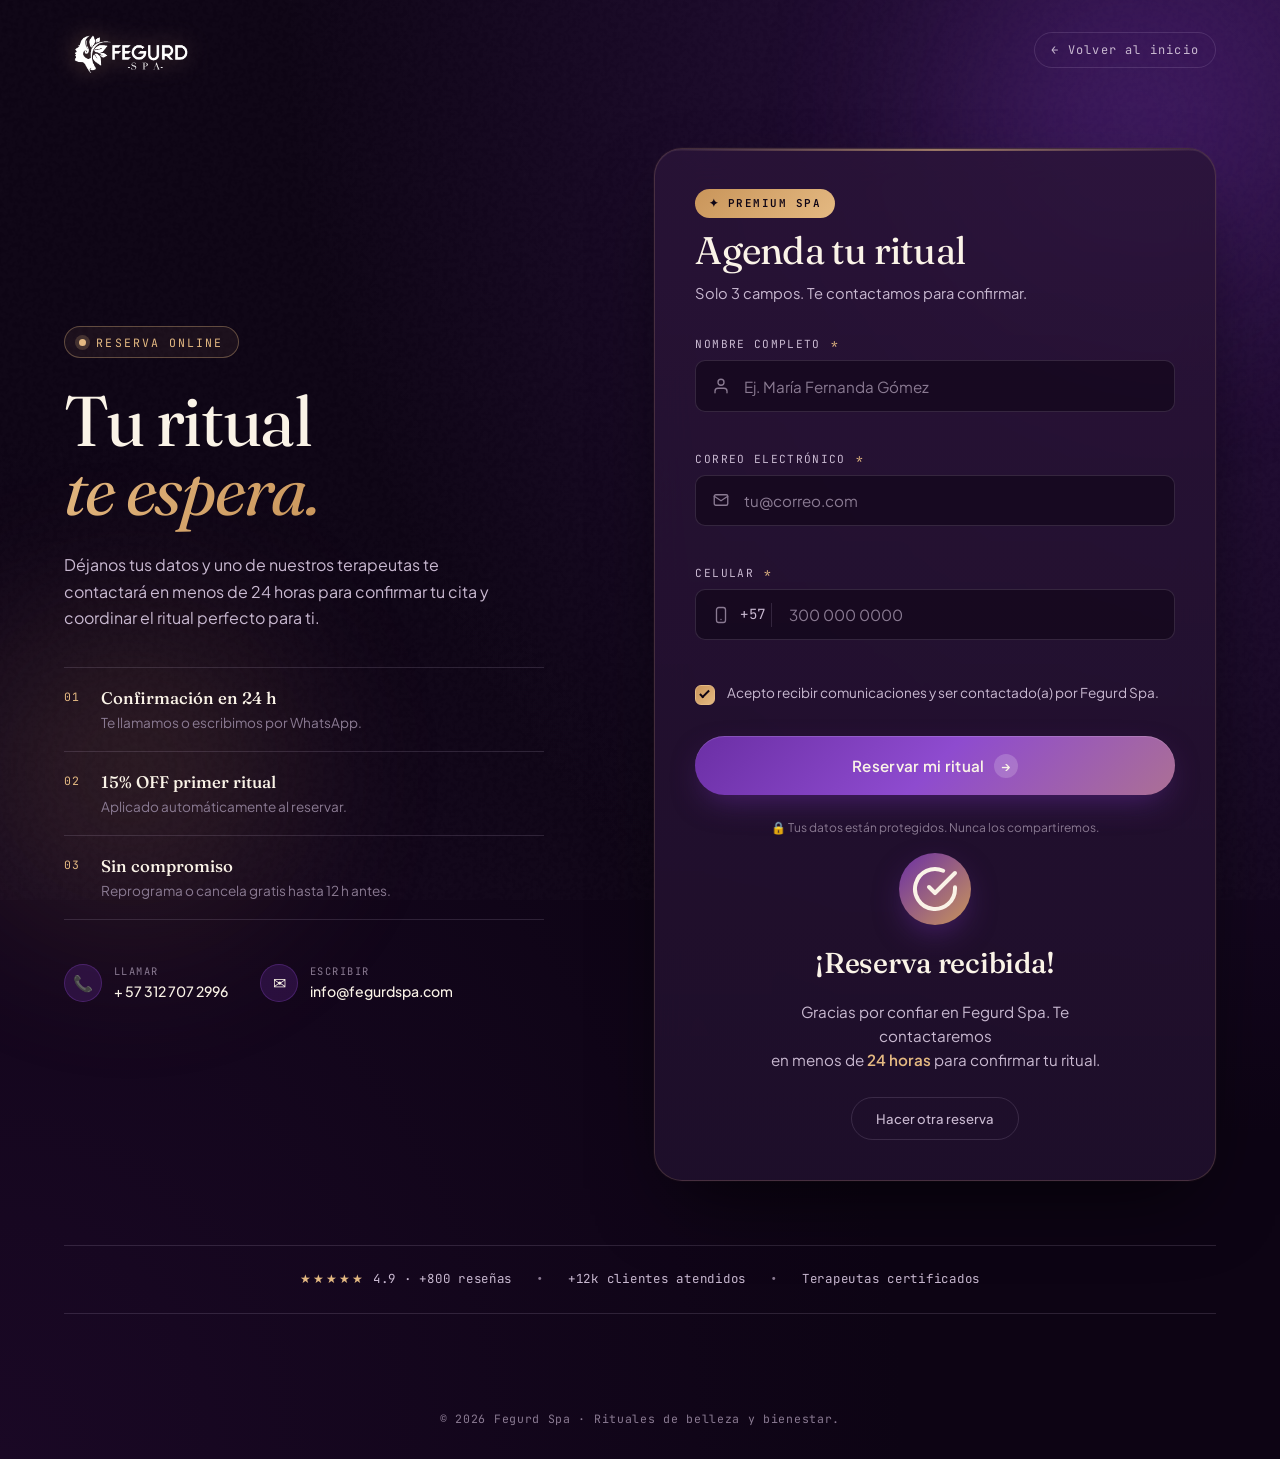
<file: project/reserva.html>
<!DOCTYPE html>
<html lang="es">
<head>
  <meta charset="UTF-8" />
  <meta name="viewport" content="width=device-width, initial-scale=1.0" />
  <title>Reserva tu Ritual — Fegurd Spa</title>
  <meta name="description" content="Reserva tu ritual de belleza y bienestar en Fegurd Spa. Déjanos tus datos y te contactamos." />
  <link
    href="https://fonts.googleapis.com/css2?family=Fraunces:ital,opsz,wght@0,9..144,400;0,9..144,500;0,9..144,600;1,9..144,400&family=Plus+Jakarta+Sans:wght@300;400;500;600;700&family=JetBrains+Mono:wght@400;500&display=swap"
    rel="stylesheet"
  />
  <link rel="stylesheet" href="reserva.css" />
</head>
<body>

  <!-- Fondos decorativos -->
  <div class="bg-orb bg-orb--1" aria-hidden="true"></div>
  <div class="bg-orb bg-orb--2" aria-hidden="true"></div>
  <div class="bg-grain" aria-hidden="true"></div>

  <!-- Header mínimo -->
  <header class="r-header">
    <a href="index.html" class="r-logo">
      <img src="assets/img/logo.png" alt="Fegurd Spa" />
    </a>
    <a href="index.html" class="r-back">← Volver al inicio</a>
  </header>

  <main class="r-main">

    <div class="r-grid">

      <!-- Columna izquierda: contenido / beneficios -->
      <aside class="r-side">
        <p class="r-eyebrow">
          <span class="dot"></span>
          RESERVA ONLINE
        </p>

        <h1 class="r-headline">
          Tu ritual<br/>
          <em>te espera.</em>
        </h1>

        <p class="r-lead">
          Déjanos tus datos y uno de nuestros terapeutas te contactará en menos
          de 24 horas para confirmar tu cita y coordinar el ritual perfecto
          para ti.
        </p>

        <ul class="r-perks">
          <li>
            <span class="perk-num">01</span>
            <div>
              <div class="perk-t">Confirmación en 24 h</div>
              <div class="perk-s">Te llamamos o escribimos por WhatsApp.</div>
            </div>
          </li>
          <li>
            <span class="perk-num">02</span>
            <div>
              <div class="perk-t">15% OFF primer ritual</div>
              <div class="perk-s">Aplicado automáticamente al reservar.</div>
            </div>
          </li>
          <li>
            <span class="perk-num">03</span>
            <div>
              <div class="perk-t">Sin compromiso</div>
              <div class="perk-s">Reprograma o cancela gratis hasta 12 h antes.</div>
            </div>
          </li>
        </ul>

        <div class="r-contact">
          <div class="rc-item">
            <span>📞</span>
            <div>
              <div class="rc-t">Llamar</div>
              <div class="rc-s">+ 57 312 707 2996</div>
            </div>
          </div>
          <div class="rc-item">
            <span>✉</span>
            <div>
              <div class="rc-t">Escribir</div>
              <div class="rc-s">info@fegurdspa.com</div>
            </div>
          </div>
        </div>
      </aside>

      <!-- Columna derecha: tarjeta del formulario -->
      <section class="r-card">

        <div class="r-card-top">
          <div class="badge-premium">
            <span class="bp-star">✦</span>
            PREMIUM SPA
          </div>
          <h2 class="r-card-title">Agenda tu ritual</h2>
          <p class="r-card-sub">
            Solo 3 campos. Te contactamos para confirmar.
          </p>
        </div>

        <form class="r-form" id="reservaForm" novalidate>

          <!-- NOMBRE -->
          <label class="field">
            <span class="field-label">Nombre completo <i>*</i></span>
            <span class="field-wrap">
              <span class="field-icon" aria-hidden="true">
                <svg width="18" height="18" viewBox="0 0 24 24" fill="none" stroke="currentColor" stroke-width="1.8" stroke-linecap="round" stroke-linejoin="round"><path d="M20 21v-2a4 4 0 0 0-4-4H8a4 4 0 0 0-4 4v2"/><circle cx="12" cy="7" r="4"/></svg>
              </span>
              <input
                type="text"
                id="nombre"
                name="nombre"
                placeholder="Ej. María Fernanda Gómez"
                autocomplete="name"
                required
                minlength="2"
              />
            </span>
            <span class="field-err" data-err-for="nombre"></span>
          </label>

          <!-- CORREO -->
          <label class="field">
            <span class="field-label">Correo electrónico <i>*</i></span>
            <span class="field-wrap">
              <span class="field-icon" aria-hidden="true">
                <svg width="18" height="18" viewBox="0 0 24 24" fill="none" stroke="currentColor" stroke-width="1.8" stroke-linecap="round" stroke-linejoin="round"><rect x="3" y="5" width="18" height="14" rx="2"/><path d="m3 7 9 6 9-6"/></svg>
              </span>
              <input
                type="email"
                id="correo"
                name="correo"
                placeholder="tu@correo.com"
                autocomplete="email"
                required
              />
            </span>
            <span class="field-err" data-err-for="correo"></span>
          </label>

          <!-- CELULAR -->
          <label class="field">
            <span class="field-label">Celular <i>*</i></span>
            <span class="field-wrap">
              <span class="field-icon" aria-hidden="true">
                <svg width="18" height="18" viewBox="0 0 24 24" fill="none" stroke="currentColor" stroke-width="1.8" stroke-linecap="round" stroke-linejoin="round"><rect x="6" y="2" width="12" height="20" rx="3"/><line x1="12" y1="18" x2="12" y2="18"/></svg>
              </span>
              <span class="field-prefix">+57</span>
              <input
                type="tel"
                id="celular"
                name="celular"
                placeholder="300 000 0000"
                autocomplete="tel"
                inputmode="numeric"
                required
                pattern="[0-9\s]{7,15}"
              />
            </span>
            <span class="field-err" data-err-for="celular"></span>
          </label>

          <!-- Checkbox -->
          <label class="check">
            <input type="checkbox" id="consent" required checked />
            <span class="check-box"></span>
            <span class="check-label">
              Acepto recibir comunicaciones y ser contactado(a) por Fegurd Spa.
            </span>
          </label>

          <!-- Botón -->
          <button type="submit" class="submit-btn" id="submitBtn">
            <span class="sb-label">Reservar mi ritual</span>
            <span class="sb-arrow">→</span>
            <span class="sb-loader" aria-hidden="true"></span>
          </button>

          <p class="r-legal">
            🔒 Tus datos están protegidos. Nunca los compartiremos.
          </p>
        </form>

        <!-- Success state -->
        <div class="r-success" id="successBox" hidden>
          <div class="success-icon">
            <svg width="48" height="48" viewBox="0 0 24 24" fill="none" stroke="currentColor" stroke-width="2" stroke-linecap="round" stroke-linejoin="round">
              <path d="M22 11.08V12a10 10 0 1 1-5.93-9.14"/>
              <polyline points="22 4 12 14.01 9 11.01"/>
            </svg>
          </div>
          <h3>¡Reserva recibida!</h3>
          <p>
            Gracias por confiar en Fegurd Spa. Te contactaremos<br/>
            en menos de <strong>24 horas</strong> para confirmar tu ritual.
          </p>
          <button class="ghost-btn" id="resetBtn">Hacer otra reserva</button>
        </div>

      </section>

    </div>

    <!-- Mini-testimonials strip -->
    <div class="r-trust">
      <div class="trust-item">
        <span class="stars">★★★★★</span>
        <span>4.9 · +800 reseñas</span>
      </div>
      <div class="trust-sep">•</div>
      <div class="trust-item">+12k clientes atendidos</div>
      <div class="trust-sep">•</div>
      <div class="trust-item">Terapeutas certificados</div>
    </div>

  </main>

  <footer class="r-footer">
    <p>© 2026 Fegurd Spa · Rituales de belleza y bienestar.</p>
  </footer>

  <!-- ══════════════════════════════════════════════════
       CONFIG — EDITA ESTOS VALORES ANTES DE SUBIR A HOSTINGER
  ══════════════════════════════════════════════════ -->
  <script>
    /**
     * Configuración de Supabase.
     * - SUPABASE_URL:      URL de tu proyecto (Settings → API → Project URL)
     * - SUPABASE_ANON_KEY: "anon public" key (Settings → API → Project API keys)
     * - TABLE_NAME:        tabla destino en Supabase (ver SQL abajo)
     */
    window.FEGURD_CONFIG = {
      SUPABASE_URL:      'https://TU-PROYECTO.supabase.co',
      SUPABASE_ANON_KEY: 'TU_ANON_PUBLIC_KEY',
      TABLE_NAME:        'reservas',

      /**
       * Notificación por correo (opcional pero recomendado).
       * Usamos un Edge Function de Supabase llamado 'notify-reserva' que
       * envía el email con Resend / SendGrid. Si no lo configuras, los
       * datos igual se guardan en la tabla.
       */
      EDGE_FUNCTION_NAME: 'notify-reserva'
    };
  </script>

  <script src="reserva.js"></script>
</body>
</html>
</file>
<file: project/reserva.css>
/* ══════════════════════════════════════════════════
   TOKENS — Morado + Dorado premium spa
══════════════════════════════════════════════════ */
:root {
  --bg:        #15081c;
  --bg-deep:   #0d0414;
  --surface:   #1f0f2b;
  --surface-2: #2a1438;

  --purple:        #6b2fa5;
  --purple-hi:     #8e4bcf;
  --purple-soft:   #4a1a75;
  --lilac:         #e5d4f5;

  --gold:     #c9955a;
  --gold-hi:  #e4b982;
  --gold-lo:  #8e6334;

  --ink:      #faf3e7;
  --ink-mute: #c9b9d1;
  --ink-dim:  #8a7a92;

  --line:     rgba(233, 212, 245, 0.14);
  --line-2:   rgba(233, 212, 245, 0.08);

  --ok:       #6cc38a;
  --err:      #e77d7d;

  --radius-lg: 28px;
  --radius-md: 16px;
  --radius-sm: 10px;

  --ease: cubic-bezier(.22, 1, .36, 1);
}

/* ══════════════════════════════════════════════════
   BASE
══════════════════════════════════════════════════ */
*, *::before, *::after { box-sizing: border-box; margin: 0; padding: 0; }

html { scroll-behavior: smooth; }

body {
  font-family: 'Plus Jakarta Sans', sans-serif;
  background: var(--bg);
  color: var(--ink);
  min-height: 100vh;
  overflow-x: hidden;
  -webkit-font-smoothing: antialiased;
  line-height: 1.5;
  position: relative;
  background:
    radial-gradient(ellipse at top right, #2a0f42 0%, transparent 55%),
    radial-gradient(ellipse at bottom left, #1a0825 0%, transparent 50%),
    var(--bg-deep);
}

img { display: block; max-width: 100%; }

/* Fondos decorativos */
.bg-orb {
  position: fixed;
  border-radius: 50%;
  filter: blur(80px);
  pointer-events: none;
  z-index: 0;
}
.bg-orb--1 {
  width: 600px; height: 600px;
  top: -180px; right: -150px;
  background: radial-gradient(circle, var(--purple) 0%, transparent 65%);
  opacity: 0.45;
  animation: orb-float-a 18s ease-in-out infinite;
}
.bg-orb--2 {
  width: 500px; height: 500px;
  bottom: -120px; left: -120px;
  background: radial-gradient(circle, var(--gold) 0%, transparent 65%);
  opacity: 0.22;
  animation: orb-float-b 22s ease-in-out infinite;
}
@keyframes orb-float-a {
  0%,100% { transform: translate(0,0); }
  50%     { transform: translate(-40px, 30px); }
}
@keyframes orb-float-b {
  0%,100% { transform: translate(0,0); }
  50%     { transform: translate(40px, -30px); }
}
.bg-grain {
  position: fixed;
  inset: 0;
  z-index: 0;
  pointer-events: none;
  background-image: url("data:image/svg+xml,%3Csvg viewBox='0 0 200 200' xmlns='http://www.w3.org/2000/svg'%3E%3Cfilter id='n'%3E%3CfeTurbulence type='fractalNoise' baseFrequency='0.9' numOctaves='2'/%3E%3CfeColorMatrix values='0 0 0 0 1 0 0 0 0 1 0 0 0 0 1 0 0 0 0.05 0'/%3E%3C/filter%3E%3Crect width='100%25' height='100%25' filter='url(%23n)'/%3E%3C/svg%3E");
  opacity: 0.5;
}

/* ══════════════════════════════════════════════════
   HEADER
══════════════════════════════════════════════════ */
.r-header {
  position: relative;
  z-index: 10;
  padding: 1.5rem 5%;
  display: flex;
  justify-content: space-between;
  align-items: center;
}
.r-logo img {
  height: 52px;
  width: auto;
  filter: brightness(0) invert(1) drop-shadow(0 0 12px rgba(228,185,130,0.35));
}
.r-back {
  font-family: 'JetBrains Mono', monospace;
  font-size: 0.75rem;
  letter-spacing: 0.1em;
  color: var(--ink-mute);
  text-decoration: none;
  padding: 0.5rem 1rem;
  border-radius: 999px;
  border: 1px solid var(--line);
  transition: color .2s, border-color .2s, background .2s;
}
.r-back:hover {
  color: var(--gold-hi);
  border-color: var(--gold-hi);
  background: rgba(228, 185, 130, 0.08);
}

/* ══════════════════════════════════════════════════
   MAIN LAYOUT
══════════════════════════════════════════════════ */
.r-main {
  position: relative;
  z-index: 2;
  max-width: 1300px;
  margin: 0 auto;
  padding: 3rem 5% 4rem;
}

.r-grid {
  display: grid;
  grid-template-columns: 1fr 1.1fr;
  gap: 5rem;
  align-items: center;
}

/* ══════════════════════════════════════════════════
   SIDE (copy)
══════════════════════════════════════════════════ */
.r-side {
  display: flex;
  flex-direction: column;
  gap: 1.75rem;
}

.r-eyebrow {
  display: inline-flex;
  align-items: center;
  gap: 10px;
  font-family: 'JetBrains Mono', monospace;
  font-size: 0.72rem;
  letter-spacing: 0.18em;
  color: var(--gold-hi);
  width: fit-content;
  padding: 0.4rem 0.9rem;
  border: 1px solid rgba(228, 185, 130, 0.35);
  border-radius: 999px;
  background: rgba(228, 185, 130, 0.06);
}
.r-eyebrow .dot {
  width: 7px; height: 7px;
  border-radius: 50%;
  background: var(--gold-hi);
  box-shadow: 0 0 0 4px rgba(228,185,130,0.2);
  animation: pulse 2s infinite;
}
@keyframes pulse {
  0%,100% { box-shadow: 0 0 0 4px rgba(228,185,130,0.2); }
  50%     { box-shadow: 0 0 0 8px rgba(228,185,130,0.05); }
}

.r-headline {
  font-family: 'Fraunces', serif;
  font-size: clamp(2.6rem, 5.5vw, 4.6rem);
  font-weight: 400;
  line-height: 0.98;
  letter-spacing: -0.02em;
  color: var(--ink);
}
.r-headline em {
  font-style: italic;
  background: linear-gradient(135deg, var(--gold-hi) 0%, var(--gold) 100%);
  -webkit-background-clip: text;
  background-clip: text;
  -webkit-text-fill-color: transparent;
}

.r-lead {
  font-size: 1rem;
  color: var(--ink-mute);
  max-width: 460px;
  line-height: 1.65;
}

.r-perks {
  list-style: none;
  display: flex;
  flex-direction: column;
  gap: 0;
  margin-top: 0.5rem;
  max-width: 480px;
}
.r-perks li {
  display: flex;
  gap: 1.25rem;
  padding: 1.1rem 0;
  border-top: 1px solid var(--line);
}
.r-perks li:last-child { border-bottom: 1px solid var(--line); }
.perk-num {
  font-family: 'JetBrains Mono', monospace;
  font-size: 0.72rem;
  color: var(--gold-hi);
  letter-spacing: 0.12em;
  padding-top: 2px;
}
.perk-t {
  font-family: 'Fraunces', serif;
  font-size: 1.05rem;
  font-weight: 500;
  color: var(--ink);
}
.perk-s {
  font-size: 0.85rem;
  color: var(--ink-dim);
  margin-top: 2px;
  line-height: 1.5;
}

.r-contact {
  display: flex;
  gap: 2rem;
  margin-top: 1rem;
  flex-wrap: wrap;
}
.rc-item {
  display: flex;
  align-items: center;
  gap: 12px;
}
.rc-item > span:first-child {
  width: 38px; height: 38px;
  border-radius: 50%;
  display: flex;
  align-items: center;
  justify-content: center;
  background: rgba(107, 47, 165, 0.25);
  border: 1px solid rgba(142, 75, 207, 0.3);
  font-size: 1rem;
}
.rc-t {
  font-family: 'JetBrains Mono', monospace;
  font-size: 0.65rem;
  letter-spacing: 0.14em;
  text-transform: uppercase;
  color: var(--ink-dim);
}
.rc-s {
  font-size: 0.88rem;
  color: var(--ink);
  font-weight: 500;
  margin-top: 2px;
}

/* ══════════════════════════════════════════════════
   FORM CARD
══════════════════════════════════════════════════ */
.r-card {
  position: relative;
  background: linear-gradient(180deg, rgba(42, 20, 56, 0.85) 0%, rgba(31, 15, 43, 0.95) 100%);
  backdrop-filter: blur(18px);
  -webkit-backdrop-filter: blur(18px);
  border: 1px solid rgba(228, 185, 130, 0.18);
  border-radius: var(--radius-lg);
  padding: 2.5rem 2.5rem 2rem;
  box-shadow:
    0 32px 80px -24px rgba(0, 0, 0, 0.7),
    0 0 0 1px rgba(228, 185, 130, 0.04),
    inset 0 1px 0 rgba(255, 255, 255, 0.06);
  overflow: hidden;
}
.r-card::before {
  content: '';
  position: absolute;
  top: 0; left: 0; right: 0;
  height: 2px;
  background: linear-gradient(90deg, transparent, var(--gold-hi) 50%, transparent);
  opacity: 0.6;
}

.r-card-top {
  display: flex;
  flex-direction: column;
  gap: 0.75rem;
  margin-bottom: 2rem;
}

.badge-premium {
  display: inline-flex;
  align-items: center;
  gap: 8px;
  background: linear-gradient(135deg, var(--gold) 0%, var(--gold-hi) 100%);
  color: var(--bg-deep);
  font-family: 'JetBrains Mono', monospace;
  font-size: 0.68rem;
  font-weight: 600;
  letter-spacing: 0.14em;
  padding: 0.4rem 0.85rem;
  border-radius: 999px;
  width: fit-content;
}
.bp-star {
  display: inline-block;
  animation: spin 8s linear infinite;
}
@keyframes spin { to { transform: rotate(360deg); } }

.r-card-title {
  font-family: 'Fraunces', serif;
  font-size: clamp(1.8rem, 3vw, 2.4rem);
  font-weight: 400;
  letter-spacing: -0.02em;
  color: var(--ink);
  line-height: 1.05;
}
.r-card-sub {
  color: var(--ink-mute);
  font-size: 0.92rem;
}

/* Form */
.r-form {
  display: flex;
  flex-direction: column;
  gap: 1.2rem;
}

.field {
  display: flex;
  flex-direction: column;
  gap: 0.45rem;
}
.field-label {
  font-family: 'JetBrains Mono', monospace;
  font-size: 0.7rem;
  letter-spacing: 0.12em;
  text-transform: uppercase;
  color: var(--ink-mute);
}
.field-label i {
  color: var(--gold-hi);
  font-style: normal;
  margin-left: 2px;
}

.field-wrap {
  position: relative;
  display: flex;
  align-items: center;
  background: rgba(15, 6, 22, 0.6);
  border: 1.5px solid var(--line);
  border-radius: var(--radius-sm);
  transition: border-color .25s, background .25s, box-shadow .25s;
}
.field-wrap:hover { border-color: rgba(228, 185, 130, 0.3); }
.field-wrap:focus-within {
  border-color: var(--gold-hi);
  background: rgba(15, 6, 22, 0.85);
  box-shadow: 0 0 0 4px rgba(228, 185, 130, 0.1);
}

.field-icon {
  display: flex;
  align-items: center;
  justify-content: center;
  padding: 0 0.4rem 0 0.95rem;
  color: var(--ink-dim);
  transition: color .25s;
}
.field-wrap:focus-within .field-icon { color: var(--gold-hi); }

.field-prefix {
  padding: 0 0.35rem 0 0.25rem;
  font-family: 'JetBrains Mono', monospace;
  font-size: 0.88rem;
  color: var(--ink-mute);
  letter-spacing: 0.04em;
  border-right: 1px solid var(--line);
  margin-right: 0.55rem;
  height: 24px;
  display: flex;
  align-items: center;
}

.field-wrap input {
  flex: 1;
  border: none;
  background: transparent;
  font-family: 'Plus Jakarta Sans', sans-serif;
  font-size: 0.95rem;
  color: var(--ink);
  padding: 0.95rem 1rem 0.95rem 0.5rem;
  outline: none;
  width: 100%;
}
.field-wrap input::placeholder { color: var(--ink-dim); }

.field.has-error .field-wrap {
  border-color: var(--err);
  background: rgba(231, 125, 125, 0.06);
}
.field-err {
  font-size: 0.78rem;
  color: var(--err);
  min-height: 1em;
  padding-left: 0.25rem;
}

/* Checkbox */
.check {
  display: flex;
  align-items: flex-start;
  gap: 12px;
  font-size: 0.85rem;
  color: var(--ink-mute);
  line-height: 1.45;
  cursor: pointer;
  margin: 0.25rem 0 0.25rem;
  user-select: none;
}
.check input { position: absolute; opacity: 0; pointer-events: none; }
.check-box {
  flex-shrink: 0;
  width: 20px; height: 20px;
  border-radius: 6px;
  border: 1.5px solid var(--line);
  background: rgba(15, 6, 22, 0.6);
  margin-top: 2px;
  transition: background .2s, border-color .2s;
  position: relative;
}
.check input:checked + .check-box {
  background: linear-gradient(135deg, var(--gold) 0%, var(--gold-hi) 100%);
  border-color: var(--gold-hi);
}
.check input:checked + .check-box::after {
  content: '';
  position: absolute;
  left: 6px; top: 2px;
  width: 5px; height: 10px;
  border: solid var(--bg-deep);
  border-width: 0 2px 2px 0;
  transform: rotate(45deg);
}
.check:hover .check-box { border-color: rgba(228, 185, 130, 0.4); }

/* Submit */
.submit-btn {
  position: relative;
  display: inline-flex;
  align-items: center;
  justify-content: center;
  gap: 10px;
  padding: 1.1rem 1.75rem;
  border-radius: 999px;
  border: none;
  background: linear-gradient(135deg, var(--purple) 0%, var(--purple-hi) 50%, var(--gold) 150%);
  color: var(--ink);
  font-family: 'Plus Jakarta Sans', sans-serif;
  font-size: 0.95rem;
  font-weight: 600;
  letter-spacing: 0.02em;
  cursor: pointer;
  overflow: hidden;
  transition: transform .25s var(--ease), box-shadow .3s, filter .3s;
  box-shadow:
    0 12px 32px -10px rgba(107, 47, 165, 0.6),
    inset 0 1px 0 rgba(255, 255, 255, 0.15);
  margin-top: 0.5rem;
}
.submit-btn::before {
  content: '';
  position: absolute;
  inset: 0;
  background: linear-gradient(135deg, var(--purple-hi) 0%, var(--gold) 100%);
  opacity: 0;
  transition: opacity .3s;
}
.submit-btn > * { position: relative; z-index: 1; }
.submit-btn:hover:not(:disabled) {
  transform: translateY(-2px);
  box-shadow:
    0 20px 40px -12px rgba(107, 47, 165, 0.7),
    inset 0 1px 0 rgba(255, 255, 255, 0.15);
}
.submit-btn:hover:not(:disabled)::before { opacity: 1; }
.submit-btn:active:not(:disabled) { transform: translateY(0); }
.submit-btn:disabled { cursor: wait; filter: saturate(0.7); }

.sb-arrow {
  display: inline-flex;
  align-items: center;
  justify-content: center;
  width: 24px; height: 24px;
  border-radius: 50%;
  background: rgba(255,255,255,0.18);
  font-size: 0.8rem;
  transition: transform .25s var(--ease);
}
.submit-btn:hover:not(:disabled) .sb-arrow { transform: translateX(4px); }

.sb-loader {
  position: absolute;
  width: 18px; height: 18px;
  border: 2px solid rgba(255,255,255,0.3);
  border-top-color: var(--ink);
  border-radius: 50%;
  display: none;
  animation: spin 0.8s linear infinite;
}
.submit-btn.is-loading .sb-label,
.submit-btn.is-loading .sb-arrow { opacity: 0.3; }
.submit-btn.is-loading .sb-loader { display: block; }

.r-legal {
  font-size: 0.75rem;
  color: var(--ink-dim);
  text-align: center;
  margin-top: 0.25rem;
}

/* Success */
.r-success {
  text-align: center;
  padding: 1rem 0 0.5rem;
  display: flex;
  flex-direction: column;
  align-items: center;
  gap: 1rem;
  animation: fade-up .5s var(--ease);
}
@keyframes fade-up {
  from { opacity: 0; transform: translateY(16px); }
  to   { opacity: 1; transform: translateY(0); }
}
.success-icon {
  width: 72px; height: 72px;
  border-radius: 50%;
  background: linear-gradient(135deg, var(--purple) 0%, var(--gold) 100%);
  color: var(--ink);
  display: flex;
  align-items: center;
  justify-content: center;
  box-shadow: 0 12px 32px -8px rgba(107, 47, 165, 0.6);
  animation: pop-bounce 0.7s var(--ease);
}
@keyframes pop-bounce {
  0%   { transform: scale(0); }
  60%  { transform: scale(1.15); }
  100% { transform: scale(1); }
}
.r-success h3 {
  font-family: 'Fraunces', serif;
  font-size: 1.8rem;
  font-weight: 500;
  color: var(--ink);
  letter-spacing: -0.01em;
}
.r-success p {
  color: var(--ink-mute);
  font-size: 0.95rem;
  line-height: 1.6;
  max-width: 380px;
}
.r-success strong { color: var(--gold-hi); font-weight: 600; }

.ghost-btn {
  margin-top: 0.5rem;
  padding: 0.75rem 1.5rem;
  border: 1.5px solid var(--line);
  background: transparent;
  color: var(--ink-mute);
  font-family: inherit;
  font-size: 0.82rem;
  font-weight: 500;
  border-radius: 999px;
  cursor: pointer;
  transition: color .2s, border-color .2s;
}
.ghost-btn:hover { color: var(--gold-hi); border-color: var(--gold-hi); }

/* ══════════════════════════════════════════════════
   TRUST STRIP
══════════════════════════════════════════════════ */
.r-trust {
  margin-top: 4rem;
  padding: 1.5rem 2rem;
  display: flex;
  justify-content: center;
  align-items: center;
  gap: 1.5rem;
  flex-wrap: wrap;
  border-top: 1px solid var(--line);
  border-bottom: 1px solid var(--line);
  font-family: 'JetBrains Mono', monospace;
  font-size: 0.78rem;
  color: var(--ink-mute);
  letter-spacing: 0.06em;
}
.trust-item { display: inline-flex; align-items: center; gap: 8px; }
.trust-item .stars { color: var(--gold-hi); letter-spacing: 2px; }
.trust-sep { color: var(--ink-dim); }

/* ══════════════════════════════════════════════════
   FOOTER
══════════════════════════════════════════════════ */
.r-footer {
  position: relative;
  z-index: 2;
  padding: 2rem 5%;
  text-align: center;
  font-family: 'JetBrains Mono', monospace;
  font-size: 0.72rem;
  color: var(--ink-dim);
  letter-spacing: 0.06em;
}

/* ══════════════════════════════════════════════════
   RESPONSIVE
══════════════════════════════════════════════════ */
@media (max-width: 900px) {
  .r-grid { grid-template-columns: 1fr; gap: 3rem; }
  .r-card { padding: 2rem 1.5rem 1.75rem; }
  .r-main { padding: 2rem 5% 3rem; }
}
@media (max-width: 500px) {
  .r-header { padding: 1rem 5%; }
  .r-logo img { height: 42px; }
  .r-back { font-size: 0.7rem; padding: 0.4rem 0.75rem; }
  .r-contact { flex-direction: column; gap: 1rem; }
  .r-perks li { gap: 0.85rem; }
  .r-card { padding: 1.75rem 1.25rem 1.5rem; }
  .r-trust { flex-direction: column; gap: 0.75rem; padding: 1.25rem 1rem; }
  .trust-sep { display: none; }
}
</file>
